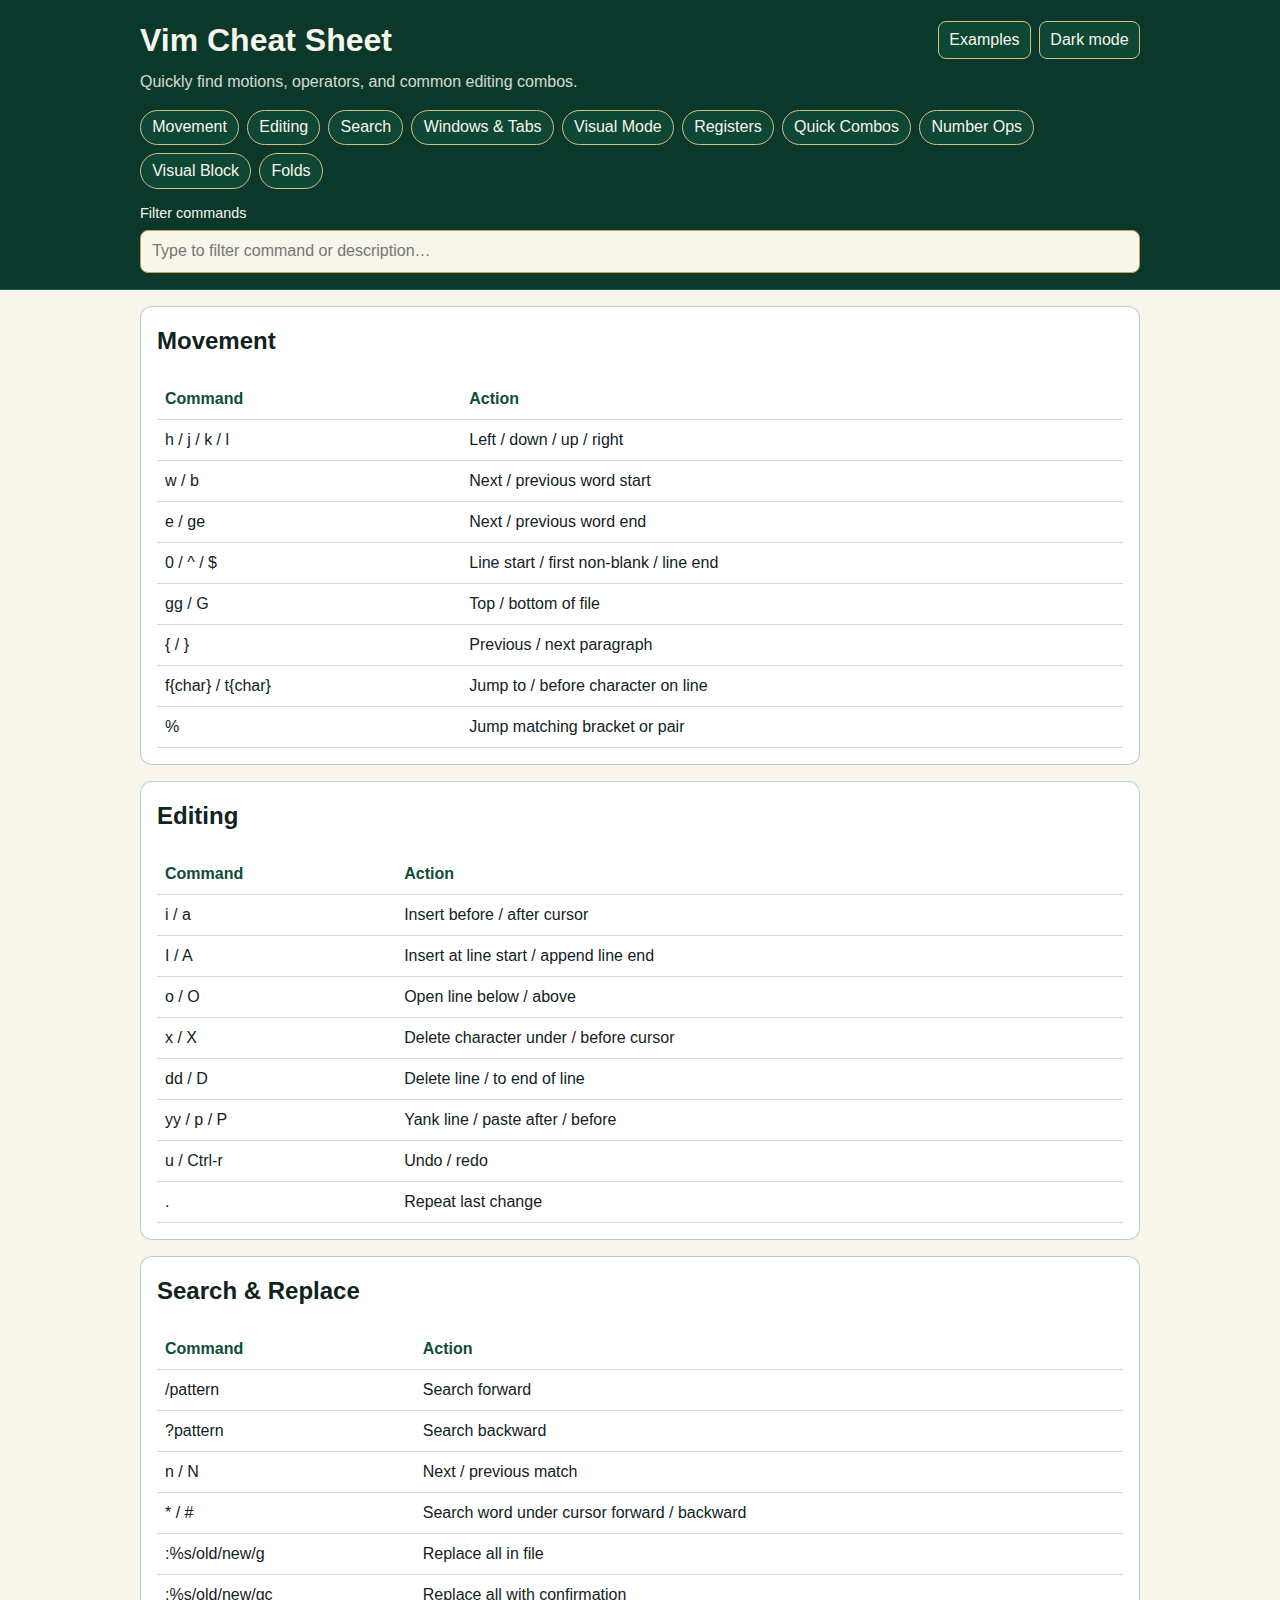
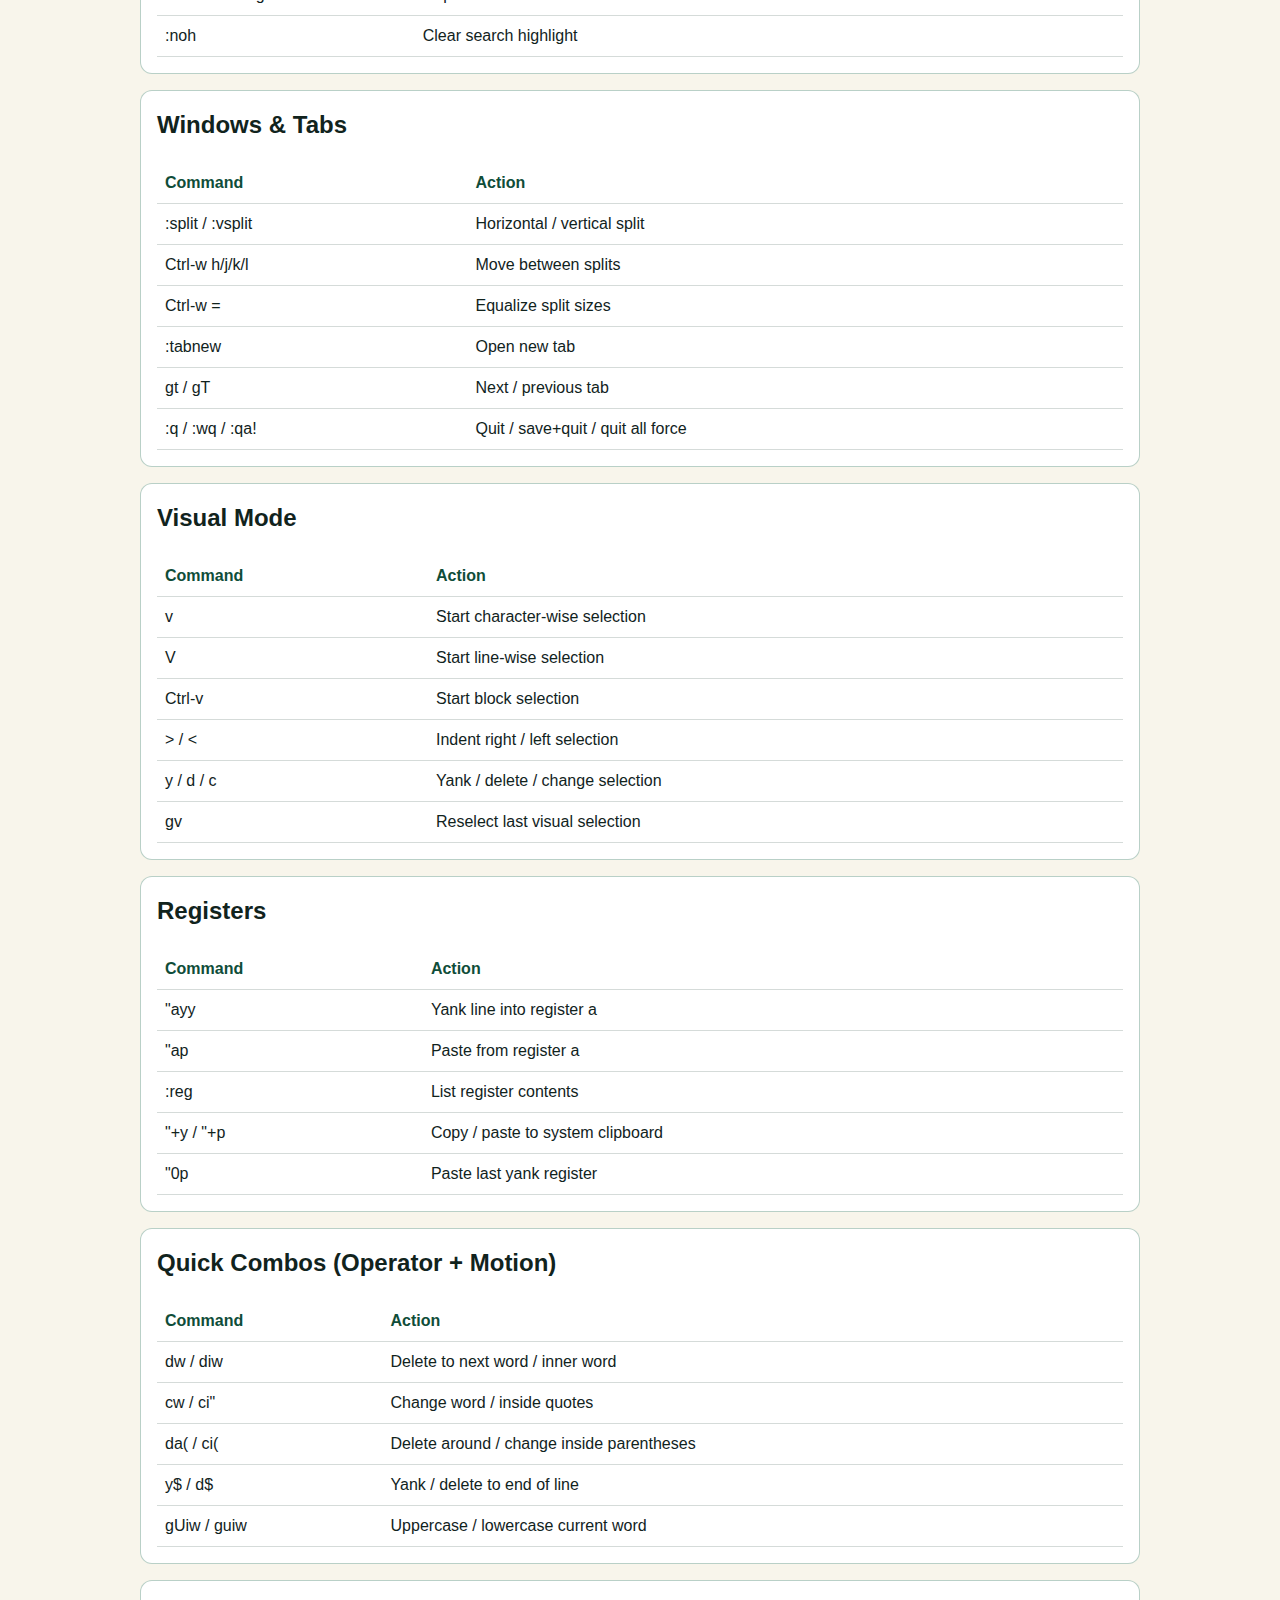
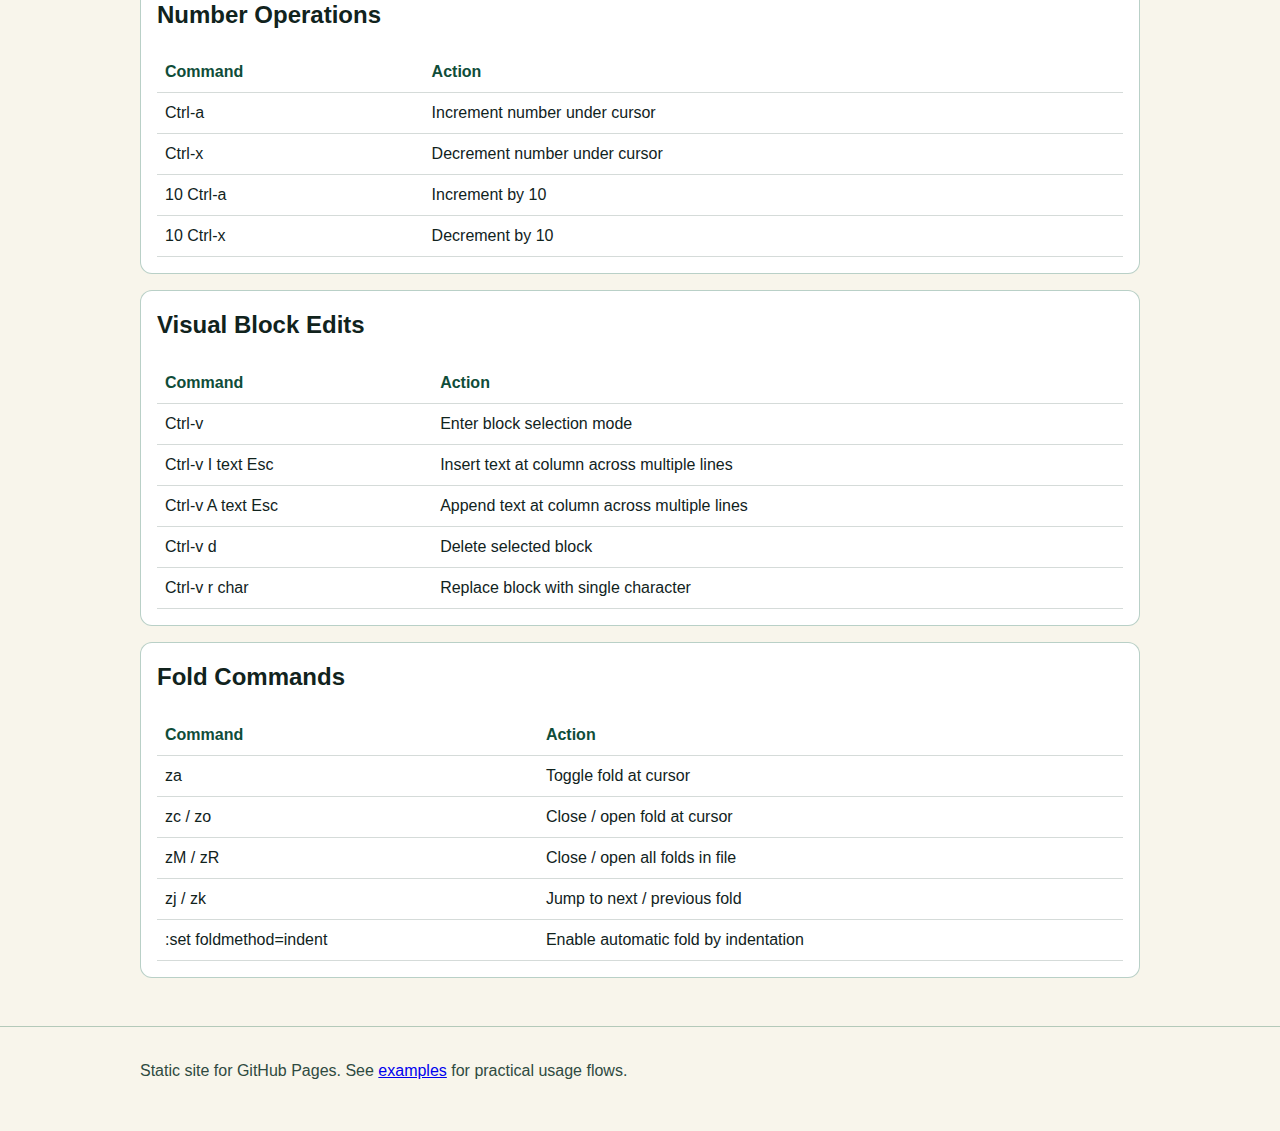
<file: index.html>
<!doctype html>
<html lang="en">
  <head>
    <meta charset="UTF-8" />
    <meta name="viewport" content="width=device-width, initial-scale=1.0" />
    <title>Vim Cheat Sheet</title>
    <meta
      name="description"
      content="A fast, static Vim motions cheat sheet for quick lookup."
    />
    <link rel="stylesheet" href="styles.css" />
  </head>
  <body>
    <header class="site-header">
      <div class="container">
        <div class="header-top">
          <h1>Vim Cheat Sheet</h1>
          <div class="header-actions">
            <a class="view-switch" href="examples.html">Examples</a>
            <button id="theme-toggle" class="theme-toggle" type="button" aria-label="Switch to dark mode">
              Dark mode
            </button>
          </div>
        </div>
        <p class="subtitle">Quickly find motions, operators, and common editing combos.</p>

        <nav aria-label="Sections" class="section-nav">
          <a href="#movement">Movement</a>
          <a href="#editing">Editing</a>
          <a href="#search">Search</a>
          <a href="#windows">Windows & Tabs</a>
          <a href="#visual">Visual Mode</a>
          <a href="#registers">Registers</a>
          <a href="#quick">Quick Combos</a>
          <a href="#number-ops">Number Ops</a>
          <a href="#visual-block">Visual Block</a>
          <a href="#fold-commands">Folds</a>
        </nav>

        <label for="filter" class="filter-label">Filter commands</label>
        <input
          id="filter"
          class="filter-input"
          type="search"
          placeholder="Type to filter command or description…"
        />
      </div>
    </header>

    <main class="container">
      <section id="movement" class="card">
        <h2>Movement</h2>
        <table>
          <thead>
            <tr>
              <th>Command</th>
              <th>Action</th>
            </tr>
          </thead>
          <tbody>
            <tr><td>h / j / k / l</td><td>Left / down / up / right</td></tr>
            <tr><td>w / b</td><td>Next / previous word start</td></tr>
            <tr><td>e / ge</td><td>Next / previous word end</td></tr>
            <tr><td>0 / ^ / $</td><td>Line start / first non-blank / line end</td></tr>
            <tr><td>gg / G</td><td>Top / bottom of file</td></tr>
            <tr><td>{ / }</td><td>Previous / next paragraph</td></tr>
            <tr><td>f{char} / t{char}</td><td>Jump to / before character on line</td></tr>
            <tr><td>%</td><td>Jump matching bracket or pair</td></tr>
          </tbody>
        </table>
      </section>

      <section id="editing" class="card">
        <h2>Editing</h2>
        <table>
          <thead>
            <tr>
              <th>Command</th>
              <th>Action</th>
            </tr>
          </thead>
          <tbody>
            <tr><td>i / a</td><td>Insert before / after cursor</td></tr>
            <tr><td>I / A</td><td>Insert at line start / append line end</td></tr>
            <tr><td>o / O</td><td>Open line below / above</td></tr>
            <tr><td>x / X</td><td>Delete character under / before cursor</td></tr>
            <tr><td>dd / D</td><td>Delete line / to end of line</td></tr>
            <tr><td>yy / p / P</td><td>Yank line / paste after / before</td></tr>
            <tr><td>u / Ctrl-r</td><td>Undo / redo</td></tr>
            <tr><td>.</td><td>Repeat last change</td></tr>
          </tbody>
        </table>
      </section>

      <section id="search" class="card">
        <h2>Search & Replace</h2>
        <table>
          <thead>
            <tr>
              <th>Command</th>
              <th>Action</th>
            </tr>
          </thead>
          <tbody>
            <tr><td>/pattern</td><td>Search forward</td></tr>
            <tr><td>?pattern</td><td>Search backward</td></tr>
            <tr><td>n / N</td><td>Next / previous match</td></tr>
            <tr><td>* / #</td><td>Search word under cursor forward / backward</td></tr>
            <tr><td>:%s/old/new/g</td><td>Replace all in file</td></tr>
            <tr><td>:%s/old/new/gc</td><td>Replace all with confirmation</td></tr>
            <tr><td>:noh</td><td>Clear search highlight</td></tr>
          </tbody>
        </table>
      </section>

      <section id="windows" class="card">
        <h2>Windows & Tabs</h2>
        <table>
          <thead>
            <tr>
              <th>Command</th>
              <th>Action</th>
            </tr>
          </thead>
          <tbody>
            <tr><td>:split / :vsplit</td><td>Horizontal / vertical split</td></tr>
            <tr><td>Ctrl-w h/j/k/l</td><td>Move between splits</td></tr>
            <tr><td>Ctrl-w =</td><td>Equalize split sizes</td></tr>
            <tr><td>:tabnew</td><td>Open new tab</td></tr>
            <tr><td>gt / gT</td><td>Next / previous tab</td></tr>
            <tr><td>:q / :wq / :qa!</td><td>Quit / save+quit / quit all force</td></tr>
          </tbody>
        </table>
      </section>

      <section id="visual" class="card">
        <h2>Visual Mode</h2>
        <table>
          <thead>
            <tr>
              <th>Command</th>
              <th>Action</th>
            </tr>
          </thead>
          <tbody>
            <tr><td>v</td><td>Start character-wise selection</td></tr>
            <tr><td>V</td><td>Start line-wise selection</td></tr>
            <tr><td>Ctrl-v</td><td>Start block selection</td></tr>
            <tr><td>&gt; / &lt;</td><td>Indent right / left selection</td></tr>
            <tr><td>y / d / c</td><td>Yank / delete / change selection</td></tr>
            <tr><td>gv</td><td>Reselect last visual selection</td></tr>
          </tbody>
        </table>
      </section>

      <section id="registers" class="card">
        <h2>Registers</h2>
        <table>
          <thead>
            <tr>
              <th>Command</th>
              <th>Action</th>
            </tr>
          </thead>
          <tbody>
            <tr><td>"ayy</td><td>Yank line into register a</td></tr>
            <tr><td>"ap</td><td>Paste from register a</td></tr>
            <tr><td>:reg</td><td>List register contents</td></tr>
            <tr><td>"+y / "+p</td><td>Copy / paste to system clipboard</td></tr>
            <tr><td>"0p</td><td>Paste last yank register</td></tr>
          </tbody>
        </table>
      </section>

      <section id="quick" class="card">
        <h2>Quick Combos (Operator + Motion)</h2>
        <table>
          <thead>
            <tr>
              <th>Command</th>
              <th>Action</th>
            </tr>
          </thead>
          <tbody>
            <tr><td>dw / diw</td><td>Delete to next word / inner word</td></tr>
            <tr><td>cw / ci"</td><td>Change word / inside quotes</td></tr>
            <tr><td>da( / ci(</td><td>Delete around / change inside parentheses</td></tr>
            <tr><td>y$ / d$</td><td>Yank / delete to end of line</td></tr>
            <tr><td>gUiw / guiw</td><td>Uppercase / lowercase current word</td></tr>
          </tbody>
        </table>
      </section>

      <section id="number-ops" class="card">
        <h2>Number Operations</h2>
        <table>
          <thead>
            <tr>
              <th>Command</th>
              <th>Action</th>
            </tr>
          </thead>
          <tbody>
            <tr><td>Ctrl-a</td><td>Increment number under cursor</td></tr>
            <tr><td>Ctrl-x</td><td>Decrement number under cursor</td></tr>
            <tr><td>10 Ctrl-a</td><td>Increment by 10</td></tr>
            <tr><td>10 Ctrl-x</td><td>Decrement by 10</td></tr>
          </tbody>
        </table>
      </section>

      <section id="visual-block" class="card">
        <h2>Visual Block Edits</h2>
        <table>
          <thead>
            <tr>
              <th>Command</th>
              <th>Action</th>
            </tr>
          </thead>
          <tbody>
            <tr><td>Ctrl-v</td><td>Enter block selection mode</td></tr>
            <tr><td>Ctrl-v I text Esc</td><td>Insert text at column across multiple lines</td></tr>
            <tr><td>Ctrl-v A text Esc</td><td>Append text at column across multiple lines</td></tr>
            <tr><td>Ctrl-v d</td><td>Delete selected block</td></tr>
            <tr><td>Ctrl-v r char</td><td>Replace block with single character</td></tr>
          </tbody>
        </table>
      </section>

      <section id="fold-commands" class="card">
        <h2>Fold Commands</h2>
        <table>
          <thead>
            <tr>
              <th>Command</th>
              <th>Action</th>
            </tr>
          </thead>
          <tbody>
            <tr><td>za</td><td>Toggle fold at cursor</td></tr>
            <tr><td>zc / zo</td><td>Close / open fold at cursor</td></tr>
            <tr><td>zM / zR</td><td>Close / open all folds in file</td></tr>
            <tr><td>zj / zk</td><td>Jump to next / previous fold</td></tr>
            <tr><td>:set foldmethod=indent</td><td>Enable automatic fold by indentation</td></tr>
          </tbody>
        </table>
      </section>
    </main>

    <footer class="site-footer">
      <div class="container">
        <p>Static site for GitHub Pages. See <a href="examples.html">examples</a> for practical usage flows.</p>
      </div>
    </footer>

    <script src="script.js"></script>
  </body>
</html>
</file>
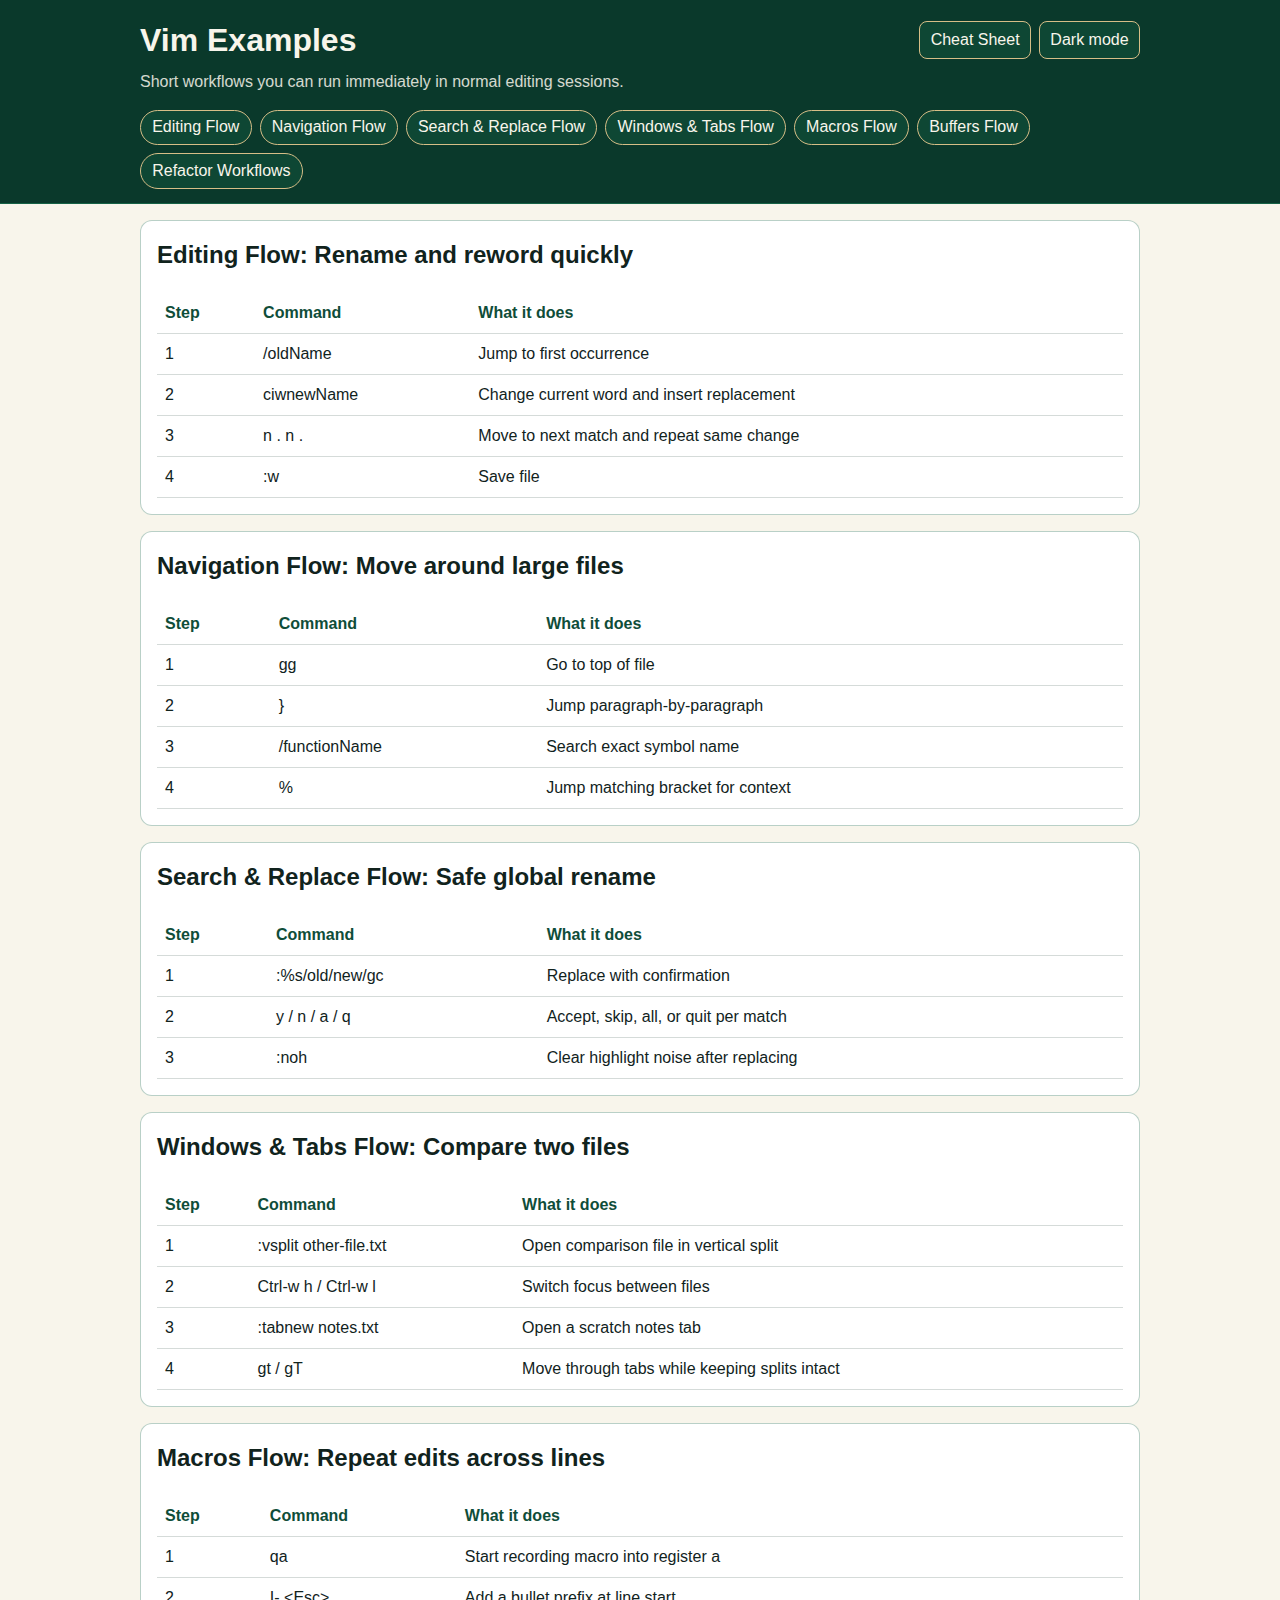
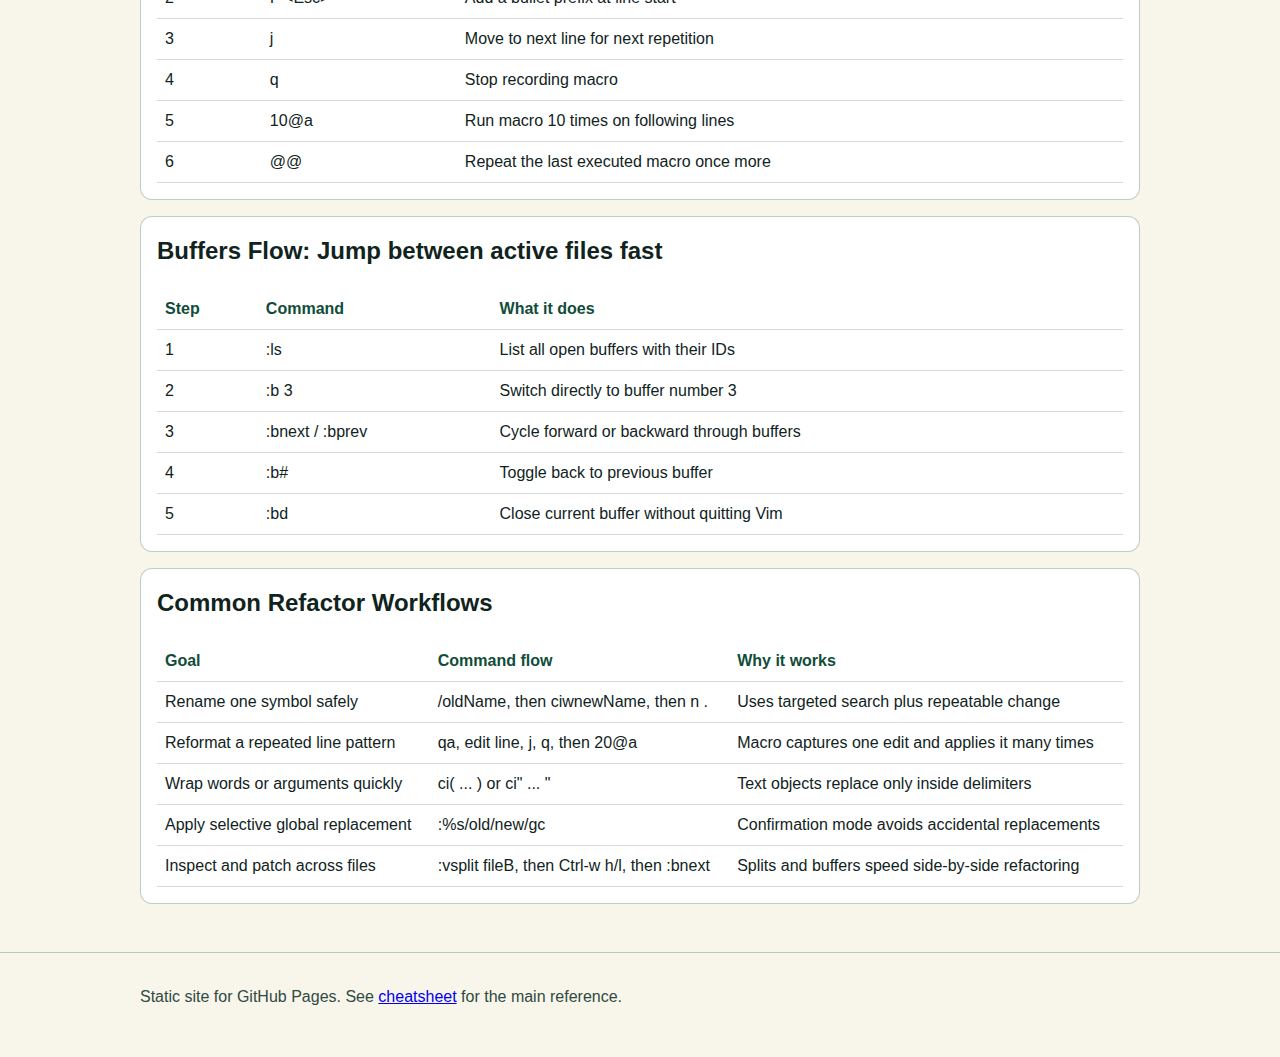
<file: examples.html>
<!doctype html>
<html lang="en">
  <head>
    <meta charset="UTF-8" />
    <meta name="viewport" content="width=device-width, initial-scale=1.0" />
    <title>Vim Cheat Sheet — Examples</title>
    <meta
      name="description"
      content="Practical Vim examples and command flows for everyday editing tasks."
    />
    <link rel="stylesheet" href="styles.css" />
  </head>
  <body>
    <header class="site-header">
      <div class="container">
        <div class="header-top">
          <h1>Vim Examples</h1>
          <div class="header-actions">
            <a class="view-switch" href="index.html">Cheat Sheet</a>
            <button id="theme-toggle" class="theme-toggle" type="button" aria-label="Switch to dark mode">
              Dark mode
            </button>
          </div>
        </div>
        <p class="subtitle">Short workflows you can run immediately in normal editing sessions.</p>

        <nav aria-label="Examples Sections" class="section-nav">
          <a href="#editing-flow">Editing Flow</a>
          <a href="#navigation-flow">Navigation Flow</a>
          <a href="#search-flow">Search & Replace Flow</a>
          <a href="#window-flow">Windows & Tabs Flow</a>
          <a href="#macro-flow">Macros Flow</a>
          <a href="#buffer-flow">Buffers Flow</a>
          <a href="#refactor-flow">Refactor Workflows</a>
        </nav>
      </div>
    </header>

    <main class="container">
      <section id="editing-flow" class="card">
        <h2>Editing Flow: Rename and reword quickly</h2>
        <table>
          <thead>
            <tr>
              <th>Step</th>
              <th>Command</th>
              <th>What it does</th>
            </tr>
          </thead>
          <tbody>
            <tr><td>1</td><td>/oldName</td><td>Jump to first occurrence</td></tr>
            <tr><td>2</td><td>ciwnewName</td><td>Change current word and insert replacement</td></tr>
            <tr><td>3</td><td>n . n .</td><td>Move to next match and repeat same change</td></tr>
            <tr><td>4</td><td>:w</td><td>Save file</td></tr>
          </tbody>
        </table>
      </section>

      <section id="navigation-flow" class="card">
        <h2>Navigation Flow: Move around large files</h2>
        <table>
          <thead>
            <tr>
              <th>Step</th>
              <th>Command</th>
              <th>What it does</th>
            </tr>
          </thead>
          <tbody>
            <tr><td>1</td><td>gg</td><td>Go to top of file</td></tr>
            <tr><td>2</td><td>}</td><td>Jump paragraph-by-paragraph</td></tr>
            <tr><td>3</td><td>/functionName</td><td>Search exact symbol name</td></tr>
            <tr><td>4</td><td>%</td><td>Jump matching bracket for context</td></tr>
          </tbody>
        </table>
      </section>

      <section id="search-flow" class="card">
        <h2>Search & Replace Flow: Safe global rename</h2>
        <table>
          <thead>
            <tr>
              <th>Step</th>
              <th>Command</th>
              <th>What it does</th>
            </tr>
          </thead>
          <tbody>
            <tr><td>1</td><td>:%s/old/new/gc</td><td>Replace with confirmation</td></tr>
            <tr><td>2</td><td>y / n / a / q</td><td>Accept, skip, all, or quit per match</td></tr>
            <tr><td>3</td><td>:noh</td><td>Clear highlight noise after replacing</td></tr>
          </tbody>
        </table>
      </section>

      <section id="window-flow" class="card">
        <h2>Windows & Tabs Flow: Compare two files</h2>
        <table>
          <thead>
            <tr>
              <th>Step</th>
              <th>Command</th>
              <th>What it does</th>
            </tr>
          </thead>
          <tbody>
            <tr><td>1</td><td>:vsplit other-file.txt</td><td>Open comparison file in vertical split</td></tr>
            <tr><td>2</td><td>Ctrl-w h / Ctrl-w l</td><td>Switch focus between files</td></tr>
            <tr><td>3</td><td>:tabnew notes.txt</td><td>Open a scratch notes tab</td></tr>
            <tr><td>4</td><td>gt / gT</td><td>Move through tabs while keeping splits intact</td></tr>
          </tbody>
        </table>
      </section>

      <section id="macro-flow" class="card">
        <h2>Macros Flow: Repeat edits across lines</h2>
        <table>
          <thead>
            <tr>
              <th>Step</th>
              <th>Command</th>
              <th>What it does</th>
            </tr>
          </thead>
          <tbody>
            <tr><td>1</td><td>qa</td><td>Start recording macro into register a</td></tr>
            <tr><td>2</td><td>I- &lt;Esc&gt;</td><td>Add a bullet prefix at line start</td></tr>
            <tr><td>3</td><td>j</td><td>Move to next line for next repetition</td></tr>
            <tr><td>4</td><td>q</td><td>Stop recording macro</td></tr>
            <tr><td>5</td><td>10@a</td><td>Run macro 10 times on following lines</td></tr>
            <tr><td>6</td><td>@@</td><td>Repeat the last executed macro once more</td></tr>
          </tbody>
        </table>
      </section>

      <section id="buffer-flow" class="card">
        <h2>Buffers Flow: Jump between active files fast</h2>
        <table>
          <thead>
            <tr>
              <th>Step</th>
              <th>Command</th>
              <th>What it does</th>
            </tr>
          </thead>
          <tbody>
            <tr><td>1</td><td>:ls</td><td>List all open buffers with their IDs</td></tr>
            <tr><td>2</td><td>:b 3</td><td>Switch directly to buffer number 3</td></tr>
            <tr><td>3</td><td>:bnext / :bprev</td><td>Cycle forward or backward through buffers</td></tr>
            <tr><td>4</td><td>:b#</td><td>Toggle back to previous buffer</td></tr>
            <tr><td>5</td><td>:bd</td><td>Close current buffer without quitting Vim</td></tr>
          </tbody>
        </table>
      </section>

      <section id="refactor-flow" class="card">
        <h2>Common Refactor Workflows</h2>
        <table>
          <thead>
            <tr>
              <th>Goal</th>
              <th>Command flow</th>
              <th>Why it works</th>
            </tr>
          </thead>
          <tbody>
            <tr>
              <td>Rename one symbol safely</td>
              <td>/oldName, then ciwnewName, then n .</td>
              <td>Uses targeted search plus repeatable change</td>
            </tr>
            <tr>
              <td>Reformat a repeated line pattern</td>
              <td>qa, edit line, j, q, then 20@a</td>
              <td>Macro captures one edit and applies it many times</td>
            </tr>
            <tr>
              <td>Wrap words or arguments quickly</td>
              <td>ci( ... ) or ci" ... "</td>
              <td>Text objects replace only inside delimiters</td>
            </tr>
            <tr>
              <td>Apply selective global replacement</td>
              <td>:%s/old/new/gc</td>
              <td>Confirmation mode avoids accidental replacements</td>
            </tr>
            <tr>
              <td>Inspect and patch across files</td>
              <td>:vsplit fileB, then Ctrl-w h/l, then :bnext</td>
              <td>Splits and buffers speed side-by-side refactoring</td>
            </tr>
          </tbody>
        </table>
      </section>
    </main>

    <footer class="site-footer">
      <div class="container">
        <p>Static site for GitHub Pages. See <a href="index.html">cheatsheet</a> for the main reference.</p>
      </div>
    </footer>

    <script src="script.js"></script>
  </body>
</html>
</file>
<file: styles.css>
:root {
  color-scheme: light;
  --brg-900: #0b3d2e;
  --brg-800: #0f4d39;
  --brg-700: #166246;
  --cream-050: #f8f5eb;
  --cream-100: #efe8d7;
  --gold-500: #c5a253;
  --ink-900: #11231d;
  --ink-700: #2f4a41;
  --page-bg: var(--cream-050);
  --page-text: var(--ink-900);
  --header-bg: color-mix(in srgb, var(--brg-900) 94%, black);
  --header-text: var(--cream-050);
  --card-bg: #ffffff;
  --card-border: color-mix(in srgb, var(--brg-700) 30%, transparent);
  --line-border: color-mix(in srgb, var(--ink-700) 20%, transparent);
  --footer-text: var(--ink-700);
  --input-bg: var(--cream-050);
  --input-border: var(--gold-500);
  --input-text: var(--ink-900);
  --nav-link-bg: color-mix(in srgb, var(--brg-800) 70%, transparent);
  --nav-link-hover: var(--brg-700);
  --nav-link-text: var(--cream-050);
  --nav-link-border: color-mix(in srgb, var(--gold-500) 70%, white);
  --heading-color: var(--brg-800);
}

:root[data-theme="dark"] {
  color-scheme: dark;
  --page-bg: #071a14;
  --page-text: #e7efe9;
  --header-bg: color-mix(in srgb, var(--brg-900) 90%, black);
  --header-text: #f2f7f3;
  --card-bg: #0f2a21;
  --card-border: color-mix(in srgb, var(--gold-500) 24%, var(--brg-700));
  --line-border: color-mix(in srgb, var(--cream-050) 20%, transparent);
  --footer-text: #c3d4cd;
  --input-bg: #123328;
  --input-border: color-mix(in srgb, var(--gold-500) 70%, white);
  --input-text: #f0f5f2;
  --nav-link-bg: color-mix(in srgb, var(--brg-700) 76%, black);
  --nav-link-hover: color-mix(in srgb, var(--brg-700) 90%, var(--gold-500));
  --nav-link-text: #f3f7f4;
  --nav-link-border: color-mix(in srgb, var(--gold-500) 65%, #d9c08a);
  --heading-color: #d8bc7a;
}

* {
  box-sizing: border-box;
}

body {
  margin: 0;
  font-family: -apple-system, BlinkMacSystemFont, "Segoe UI", Roboto, Helvetica, Arial, sans-serif;
  line-height: 1.5;
  background: var(--page-bg);
  color: var(--page-text);
}

.container {
  width: min(1000px, 92vw);
  margin: 0 auto;
}

.site-header {
  position: sticky;
  top: 0;
  backdrop-filter: blur(6px);
  border-bottom: 1px solid var(--brg-700);
  background: var(--header-bg);
  color: var(--header-text);
  z-index: 1;
}

.header-top {
  display: flex;
  align-items: center;
  justify-content: space-between;
  gap: 0.75rem;
}

.header-actions {
  display: flex;
  align-items: center;
  gap: 0.5rem;
}

.site-header h1 {
  margin: 0;
  padding-top: 1rem;
}

.theme-toggle,
.view-switch {
  margin-top: 1rem;
  border-radius: 0.5rem;
  border: 1px solid var(--nav-link-border);
  padding: 0.4rem 0.65rem;
  font: inherit;
  color: var(--nav-link-text);
  background: var(--nav-link-bg);
  cursor: pointer;
  text-decoration: none;
}

.theme-toggle:hover,
.theme-toggle:focus-visible,
.view-switch:hover,
.view-switch:focus-visible {
  background: var(--nav-link-hover);
}

.subtitle {
  margin: 0.35rem 0 1rem;
  opacity: 0.85;
}

.section-nav {
  display: flex;
  flex-wrap: wrap;
  gap: 0.5rem;
  margin-bottom: 0.9rem;
}

.section-nav a {
  text-decoration: none;
  color: var(--nav-link-text);
  border: 1px solid var(--nav-link-border);
  border-radius: 999px;
  padding: 0.3rem 0.7rem;
  background: var(--nav-link-bg);
}

.section-nav a:hover,
.section-nav a:focus-visible {
  background: var(--nav-link-hover);
}

.filter-label {
  display: block;
  font-size: 0.9rem;
  margin-bottom: 0.3rem;
}

.filter-input {
  width: 100%;
  margin-bottom: 1rem;
  padding: 0.55rem 0.7rem;
  border-radius: 0.5rem;
  border: 1px solid var(--input-border);
  background: var(--input-bg);
  color: var(--input-text);
  font: inherit;
}

main {
  padding: 1rem 0 2rem;
}

.card {
  padding: 1rem;
  margin-bottom: 1rem;
  border: 1px solid var(--card-border);
  background: var(--card-bg);
  border-radius: 0.75rem;
}

h2 {
  margin-top: 0;
}

table {
  width: 100%;
  border-collapse: collapse;
}

th,
td {
  text-align: left;
  padding: 0.5rem;
  border-bottom: 1px solid var(--line-border);
  vertical-align: top;
}

th {
  font-weight: 600;
  color: var(--heading-color);
}

.site-footer {
  border-top: 1px solid color-mix(in srgb, var(--brg-700) 30%, transparent);
  padding: 1rem 0 2rem;
  color: var(--footer-text);
}

.hidden {
  display: none;
}
</file>
